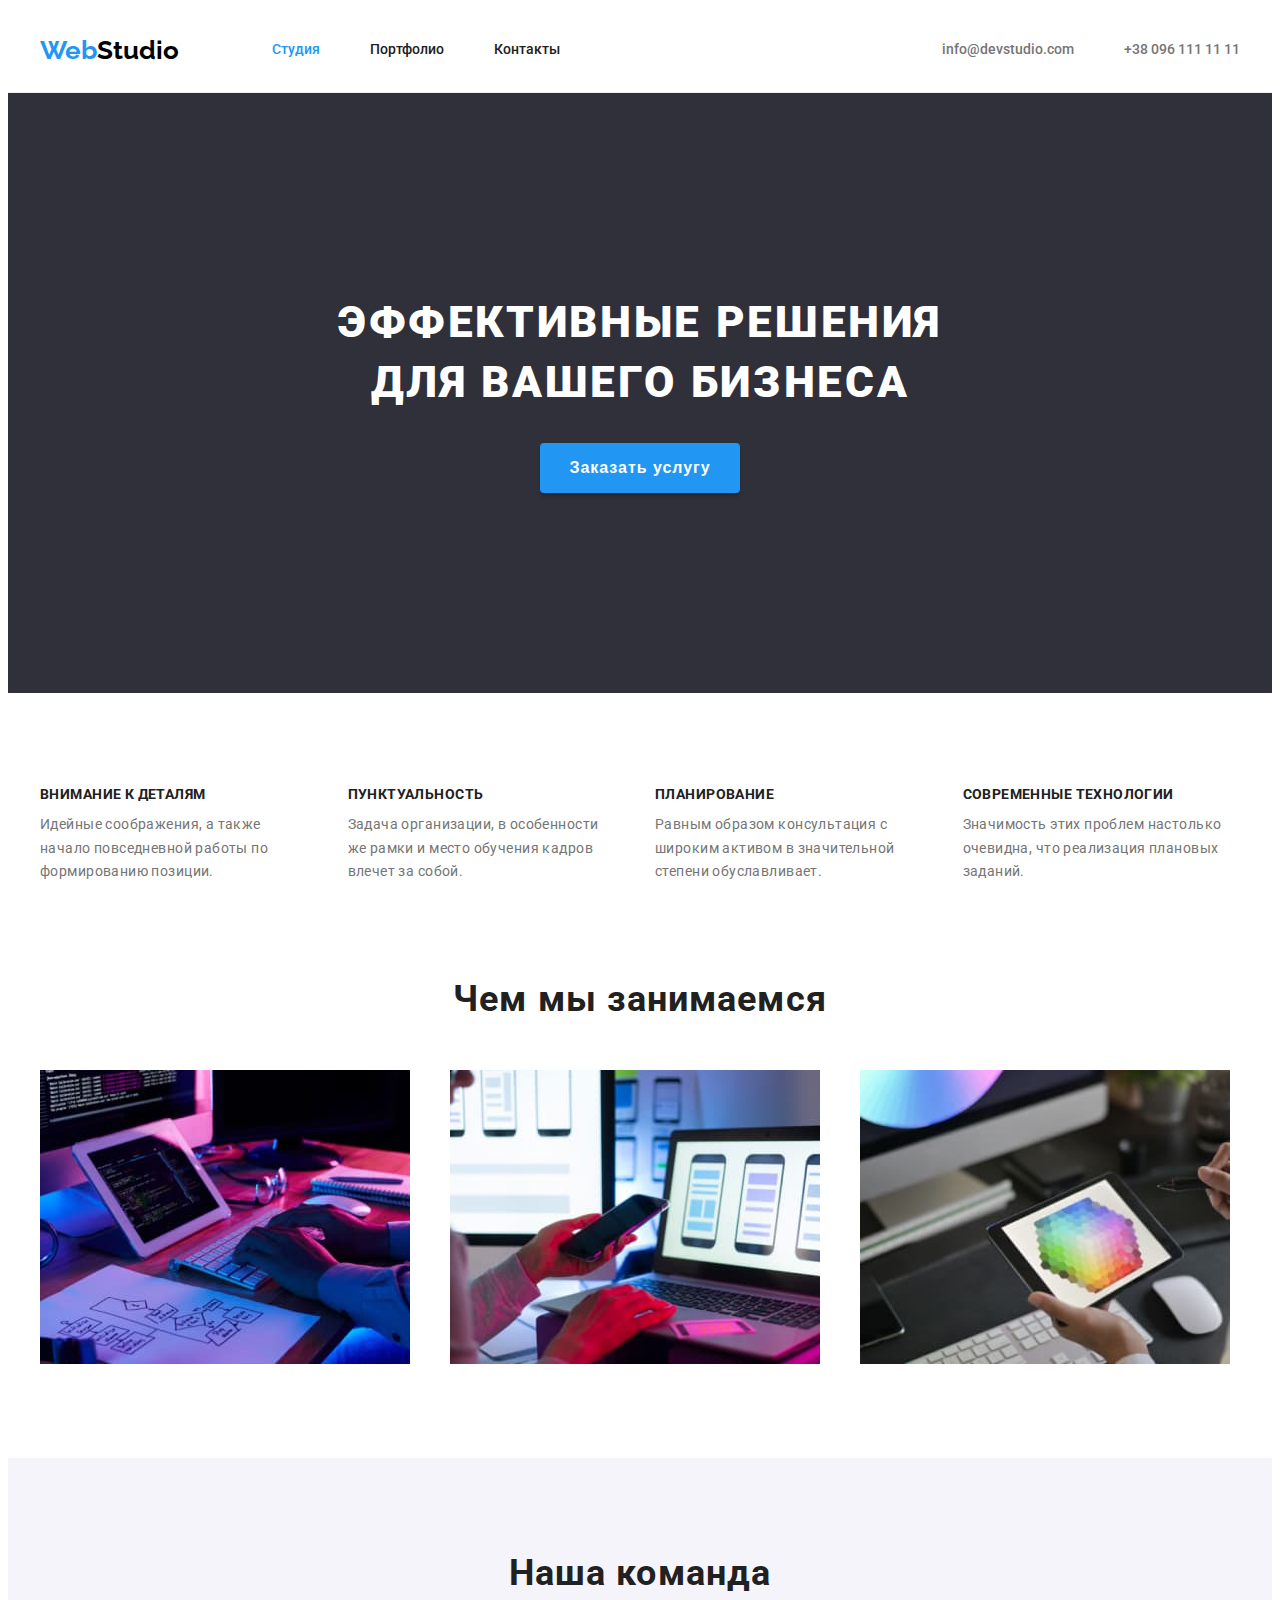
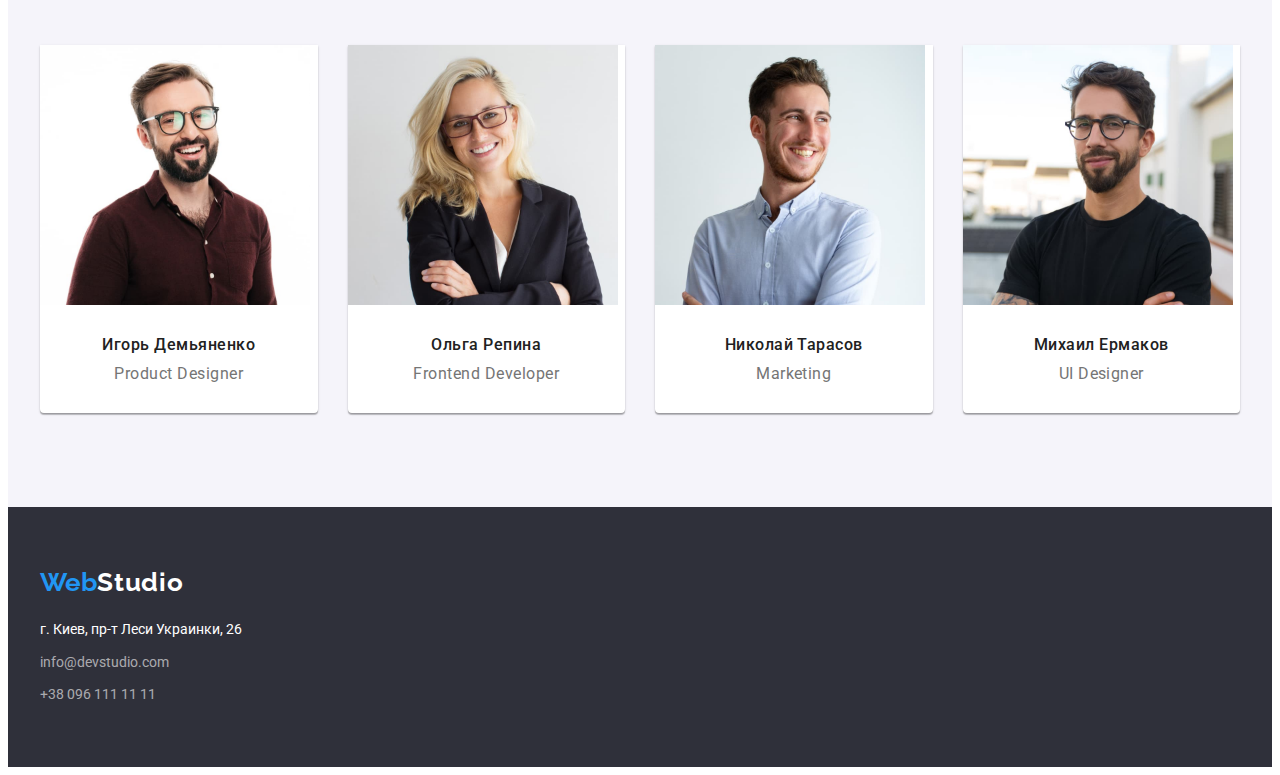
<file: index.html>
<!DOCTYPE html>
<html lang="ru">
  <head>
    <meta charset="UTF-8" />
    <meta http-equiv="X-UA-Compatible" content="IE=edge" />
    <meta name="viewport" content="width=device-width, initial-scale=1.0" />
    <link rel="preconnect" href="https://fonts.googleapis.com" />
    <link rel="preconnect" href="https://fonts.gstatic.com" crossorigin />
    <link
      href="https://fonts.googleapis.com/css2?family=Raleway:wght@700&family=Roboto:wght@400;500;700;900&display=swap"
      rel="stylesheet"
    />
    <title>WebStudio</title>
    <link
      rel="stylesheet"
      href="https://cdnjs.cloudflare.com/ajax/libs/modern-normalize/1.1.0/modern-normalize.min.css"
      integrity="sha512-wpPYUAdjBVSE4KJnH1VR1HeZfpl1ub8YT/NKx4PuQ5NmX2tKuGu6U/JRp5y+Y8XG2tV+wKQpNHVUX03MfMFn9Q=="
      crossorigin="anonymous"
      referrerpolicy="no-referrer"
    />
    <link rel="stylesheet" href="./css/styles.css" />
  </head>

  <body>
    <header class="header">
      <div class="container">
        <nav class="header-nav">
          <a class="head-logo link" href="./">Web<span class="header-logo">Studio</span></a>
          <ul class="header-list list">
            <li class="header-item"><a class="header-nav-item link current" href="./">Студия</a></li>
            <li class="header-item"><a class="header-nav-item link" href="./portfolio.html">Портфолио</a></li>
            <li class="header-item"><a class="header-nav-item link" href="">Контакты</a></li>
          </ul>
        </nav>

        <ul class="header-list list">
          <li class="header-mail">
            <a class="header-contact link" href="mailto:info@devstudio.com">info@devstudio.com</a>
          </li>
          <li class="header-phone">
            <a class="header-contact link" href="tel:+380961111111">+38 096 111 11 11</a>
          </li>
        </ul>
      </div>
    </header>

    <main>
      <section class="hero">
        <div class="container">
          <h1 class="hero-title">Эффективные решения для вашего бизнеса</h1>
          <button class="hero-button" type="button">Заказать услугу</button>
        </div>
      </section>

      <section class="section benefits">
        <div class="container">
          <h2 class="visually-hidden">Преимущества</h2>
          <ul class="behefits-list list">
            <li class="benefits-item">
              <h3 class="benefits-item-title">Внимание к деталям</h3>
              <p class="benefits-text">
                Идейные соображения, а также начало повседневной работы по формированию позиции.
              </p>
            </li>
            <li class="benefits-item">
              <h3 class="benefits-item-title">Пунктуальность</h3>
              <p class="benefits-text">
                Задача организации, в особенности же рамки и место обучения кадров влечет за собой.
              </p>
            </li>
            <li class="benefits-item">
              <h3 class="benefits-item-title">Планирование</h3>
              <p class="benefits-text">
                Равным образом консультация с широким активом в значительной степени обуславливает.
              </p>
            </li>
            <li class="benefits-item">
              <h3 class="benefits-item-title">Современные технологии</h3>
              <p class="benefits-text">Значимость этих проблем настолько очевидна, что реализация плановых заданий.</p>
            </li>
          </ul>
        </div>
      </section>

      <section class="section work">
        <div class="container">
          <h2 class="work-title">Чем мы занимаемся</h2>
          <ul class="work-list list">
            <li class="work-item">
              <img src="./images/studio/development.jpg" alt="Разработка" width="370" height="294" />
            </li>
            <li class="work-item">
              <img
                src="./images/studio/ui-design.jpg"
                alt="Дизайн пользовательского интерфейса"
                width="370"
                height="294"
              />
            </li>
            <li class="work-item"><img src="./images/studio/design.jpg" alt="Дизайн" width="370" height="294" /></li>
          </ul>
        </div>
      </section>

      <section class="section team">
        <div class="container">
          <h2 class="team-main-title">Наша команда</h2>
          <ul class="team-list list">
            <li class="team-item">
              <img
                class="team-img"
                src="./images/studio/product-designer.jpg"
                alt="Дизайнер подукта"
                width="270"
                height="260"
              />
              <div class="team-info">
                <h3 class="team-title">Игорь Демьяненко</h3>
                <p class="team-text" lang="en">Product Designer</p>
              </div>
            </li>
            <li class="team-item">
              <img
                class="team-img"
                src="./images/studio/frontend-developer.jpg"
                alt="Фронтенд разработчик"
                width="270"
                height="260"
              />
              <div class="team-info">
                <h3 class="team-title">Ольга Репина</h3>
                <p class="team-text" lang="en">Frontend Developer</p>
              </div>
            </li>
            <li class="team-item">
              <img class="team-img" src="./images/studio/marketer.jpg" alt="Маркетолог" width="270" height="260" />
              <div class="team-info">
                <h3 class="team-title">Николай Тарасов</h3>
                <p class="team-text" lang="en">Marketing</p>
              </div>
            </li>
            <li class="team-item">
              <img
                class="team-img"
                src="./images/studio/ui-designer.jpg"
                alt="Дизайнер пользовательского интерфейса"
                width="270"
                height="260"
              />
              <div class="team-info">
                <h3 class="team-title">Михаил Ермаков</h3>
                <p class="team-text" lang="en">UI Designer</p>
              </div>
            </li>
          </ul>
        </div>
      </section>
    </main>

    <footer class="footer">
      <div class="container">
        <a class="foot-logo link" href="./">Web<span class="footer-logo">Studio</span></a>
        <address class="address">г. Киев, пр-т Леси Украинки, 26</address>
        <ul class="footer-list list">
          <li class="footer-item">
            <a class="footer-contact link" href="mailto:info@devstudio.com">info@devstudio.com</a>
          </li>
          <li class="footer-item"><a class="footer-contact link" href="tel:+380961111111">+38 096 111 11 11</a></li>
        </ul>
      </div>
    </footer>
  </body>
</html>
</file>
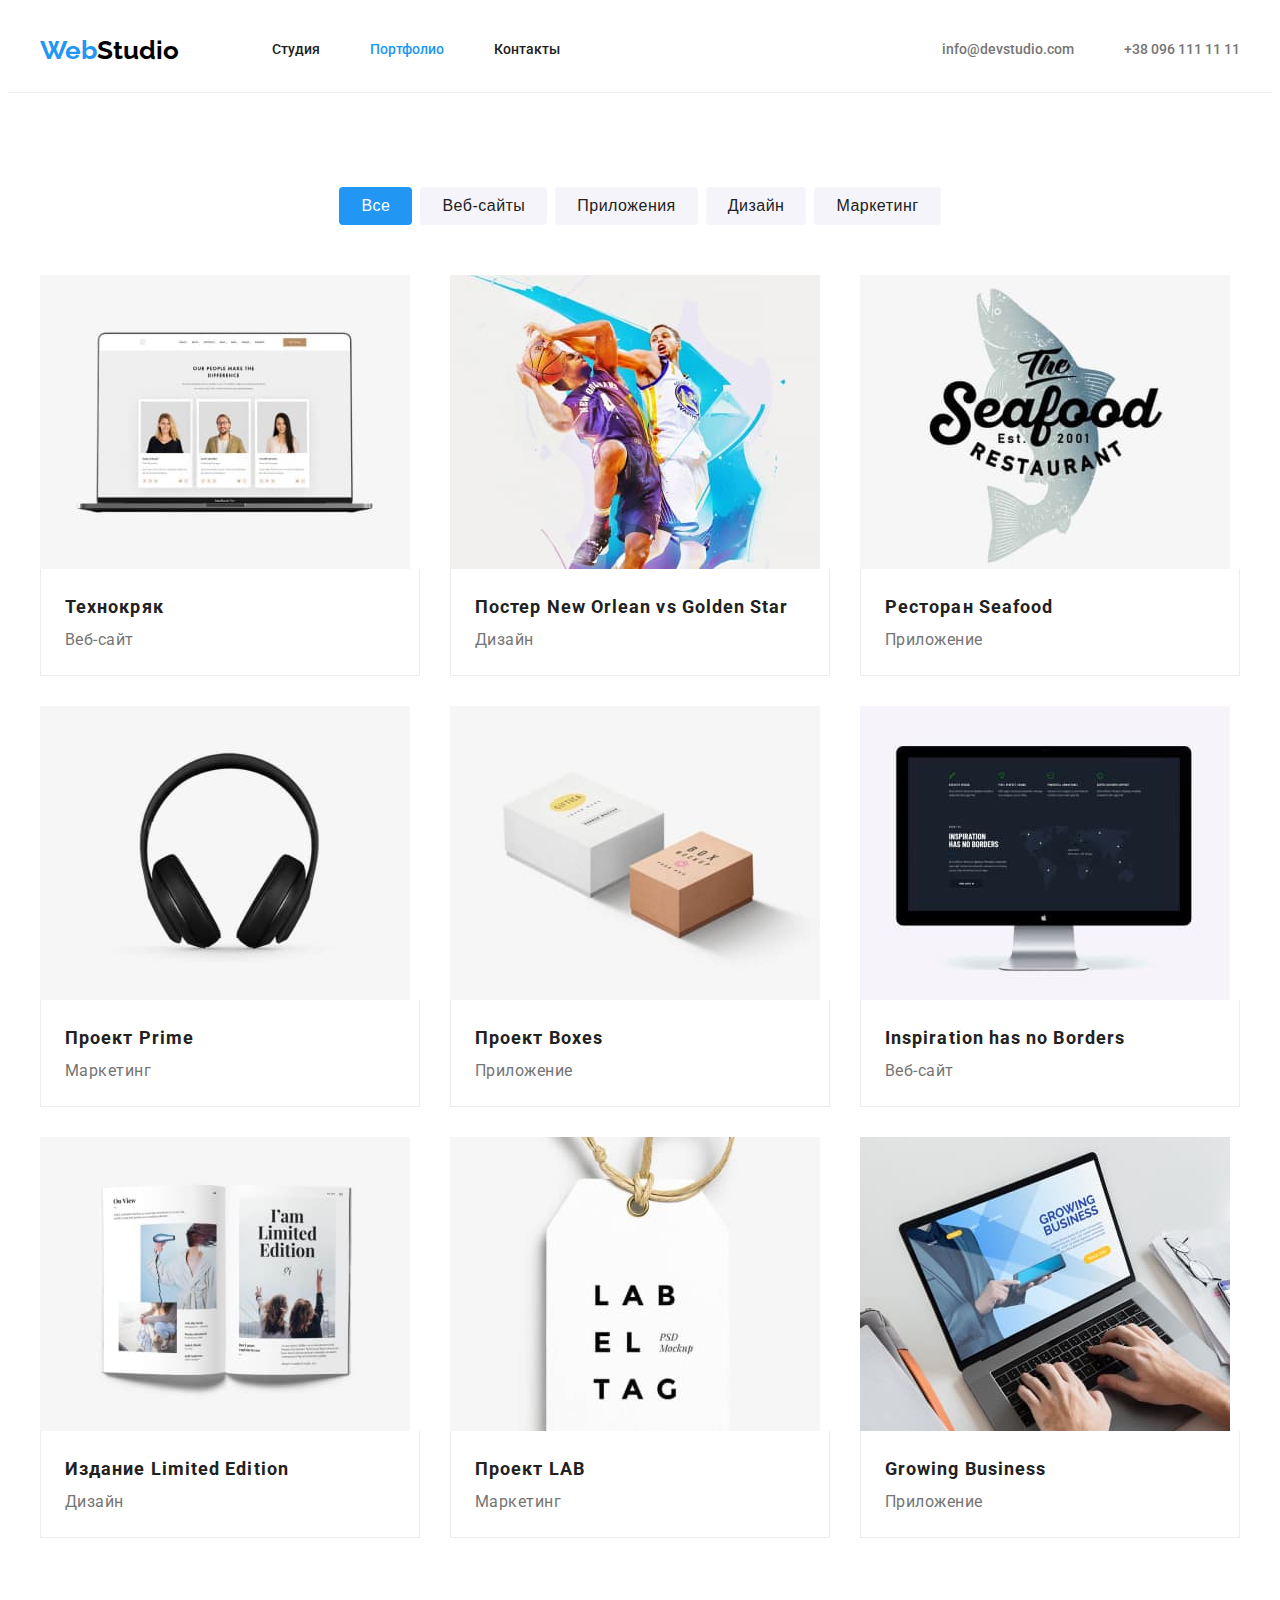
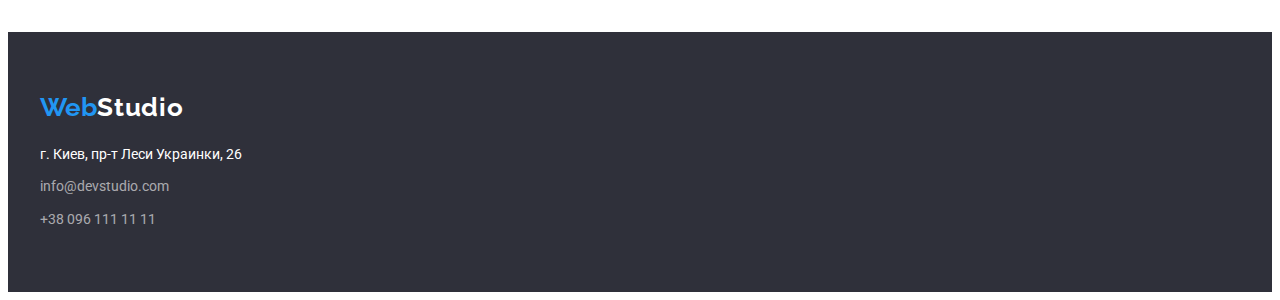
<file: portfolio.html>
<!DOCTYPE html>
<html lang="ru">
  <head>
    <meta charset="UTF-8" />
    <meta http-equiv="X-UA-Compatible" content="IE=edge" />
    <meta name="viewport" content="width=device-width, initial-scale=1.0" />
    <link rel="preconnect" href="https://fonts.googleapis.com" />
    <link rel="preconnect" href="https://fonts.gstatic.com" crossorigin />
    <link
      href="https://fonts.googleapis.com/css2?family=Raleway:wght@700&family=Roboto:wght@400;500;700;900&display=swap"
      rel="stylesheet"
    />
    <title>Portfolio</title>
    <link
      rel="stylesheet"
      href="https://cdnjs.cloudflare.com/ajax/libs/modern-normalize/1.1.0/modern-normalize.min.css"
      integrity="sha512-wpPYUAdjBVSE4KJnH1VR1HeZfpl1ub8YT/NKx4PuQ5NmX2tKuGu6U/JRp5y+Y8XG2tV+wKQpNHVUX03MfMFn9Q=="
      crossorigin="anonymous"
      referrerpolicy="no-referrer"
    />
    <link rel="stylesheet" href="./css/styles.css" />
  </head>

  <body>
    <header class="header">
      <div class="container">
        <nav class="header-nav">
          <a class="head-logo logo link" href="./">Web<span class="header-logo">Studio</span></a>
          <ul class="header-list list">
            <li class="header-item"><a class="header-nav-item link" href="./">Студия</a></li>
            <li class="header-item"><a class="header-nav-item link current" href="./portfolio.html">Портфолио</a></li>
            <li class="header-item"><a class="header-nav-item link" href="">Контакты</a></li>
          </ul>
        </nav>

        <ul class="header-list list">
          <li class="header-mail">
            <a class="header-contact link" href="mailto:info@devstudio.com">info@devstudio.com</a>
          </li>
          <li class="header-phone"><a class="header-contact link" href="tel:+380961111111">+38 096 111 11 11</a></li>
        </ul>
      </div>
    </header>

    <main>
      <section class="section">
        <div class="container">
          <h1 class="visually-hidden">Портфолио</h1>
          <ul class="portfolio-buttons list">
            <li class="portfolio-button-item">
              <button class="portfolio-button portfolio-current" type="button">Все</button>
            </li>
            <li class="portfolio-button-item"><button class="portfolio-button" type="button">Веб-сайты</button></li>
            <li class="portfolio-button-item"><button class="portfolio-button" type="button">Приложения</button></li>
            <li class="portfolio-button-item"><button class="portfolio-button" type="button">Дизайн</button></li>
            <li class="portfolio-button-item"><button class="portfolio-button" type="button">Маркетинг</button></li>
          </ul>

          <ul class="portfolio-list list">
            <li class="portfolio-item">
              <a class="link" href="">
                <img src="./images/portfolio/technocrack.jpg" alt="Сайт технокряк" width="370" height="294" />
                <div class="portfolio-info">
                  <h2 class="portfolio-title">Технокряк</h2>
                  <p class="portfolio-text">Веб-сайт</p>
                </div>
              </a>
            </li>
            <li class="portfolio-item">
              <a class="link" href="">
                <img src="./images/portfolio/poster.jpg" alt="Постер баскетбольного матча" width="370" height="294" />
                <div class="portfolio-info">
                  <h2 class="portfolio-title">Постер New Orlean vs Golden Star</h2>
                  <p class="portfolio-text">Дизайн</p>
                </div>
              </a>
            </li>
            <li class="portfolio-item">
              <a class="link" href="">
                <img src="./images/portfolio/restaurant.jpg" alt="Лого ресторана" width="370" height="294" />
                <div class="portfolio-info">
                  <h2 class="portfolio-title">Ресторан Seafood</h2>
                  <p class="portfolio-text">Приложение</p>
                </div>
              </a>
            </li>
            <li class="portfolio-item">
              <a class="link" href="">
                <img src="./images/portfolio/project-prime.jpg" alt="Наушники" width="370" height="294" />
                <div class="portfolio-info">
                  <h2 class="portfolio-title">Проект Prime</h2>
                  <p class="portfolio-text">Маркетинг</p>
                </div>
              </a>
            </li>
            <li class="portfolio-item">
              <a class="link" href="">
                <img src="./images/portfolio/project-boxes.jpg" alt="Коробки" width="370" height="294" />
                <div class="portfolio-info">
                  <h2 class="portfolio-title">Проект Boxes</h2>
                  <p class="portfolio-text">Приложение</p>
                </div>
              </a>
            </li>
            <li class="portfolio-item">
              <a class="link" href="">
                <img src="./images/portfolio/inspiration.jpg" alt="Сайт вдохновение" width="370" height="294" />
                <div class="portfolio-info">
                  <h2 class="portfolio-title" lang="en">Inspiration has no Borders</h2>
                  <p class="portfolio-text">Веб-сайт</p>
                </div>
              </a>
            </li>
            <li class="portfolio-item">
              <a class="link" href="">
                <img src="./images/portfolio/magazine.jpg" alt="Статья в журнале" width="370" height="294" />
                <div class="portfolio-info">
                  <h2 class="portfolio-title">Издание Limited Edition</h2>
                  <p class="portfolio-text">Дизайн</p>
                </div>
              </a>
            </li>
            <li class="portfolio-item">
              <a class="link" href="">
                <img src="./images/portfolio/project-lab.jpg" alt="Маркетинговый проект" width="370" height="294" />
                <div class="portfolio-info">
                  <h2 class="portfolio-title">Проект LAB</h2>
                  <p class="portfolio-text">Маркетинг</p>
                </div>
              </a>
            </li>
            <li class="portfolio-item">
              <a class="link" href="">
                <img
                  src="./images/portfolio/application.jpg"
                  alt="Приложение растущий бизнес"
                  width="370"
                  height="294"
                />
                <div class="portfolio-info">
                  <h2 class="portfolio-title" lang="en">Growing Business</h2>
                  <p class="portfolio-text">Приложение</p>
                </div>
              </a>
            </li>
          </ul>
        </div>
      </section>
    </main>

    <footer class="footer">
      <div class="container">
        <a class="foot-logo logo link" href="./">Web<span class="footer-logo">Studio</span></a>
        <address class="address">г. Киев, пр-т Леси Украинки, 26</address>
        <ul class="footer-list list">
          <li class="footer-item">
            <a class="footer-contact link" href="mailto:info@devstudio.com">info@devstudio.com</a>
          </li>
          <li class="footer-item"><a class="footer-contact link" href="tel:+380961111111">+38 096 111 11 11</a></li>
        </ul>
      </div>
    </footer>
  </body>
</html>
</file>
<file: css/styles.css>
:root {
    --main-color: #212121;
    --second-color: #757575;
    --accent-color: #2196F3;
    --white-color: #FFFFFF;
    --main-title-color: #FFFFFF;

    --item: 3;
    --space: 30px
}

p, h1, h2, h3, h4, h5, h6{
    margin: 0;
}

ul{
    margin: 0;
    padding-left: 0;
    padding: 0;
}

img{
    display: block;
    max-width: 100%;
    height: auto;
}

body{
    font-family: 'Roboto', sans-serif;
    
    color: var(--main-color);
    background-color: var(--white-color);
}

.list{
    list-style: none;
}

.link{
    text-decoration: none;
    display: block;
}

.container{
    width: 1200px;
    margin: 0 auto;
    padding-left: 15px;
    padding-right: 15px;
}

.visually-hidden {
    padding: 0;

    position: absolute;
    width: 1px;
    height: 1px;
    margin: -1px;
    border: 0; 
    white-space: nowrap;

    clip-path: inset(100%);
    clip: rect(0 0 0 0);
    overflow: hidden;
}

.section{
    padding-top: 94px;
    padding-bottom: 94px;
}

/* ----------Header----------*/

.header{
    border-bottom: 1px solid #ECECEC;
    padding-top: 24px;
    padding-bottom: 24px;
}

.head-logo, 
.foot-logo{
    font-family: 'Raleway';
    font-weight: 700;
    font-size: 26px;
    line-height: 1.19;

    color: var(--accent-color);
}
.header-logo{
    color: #000000;
}

.header-nav-item{
    padding-top: 10px;
    padding-bottom: 10px;

    font-weight: 500;
    font-size: 14px;
    line-height: 1.14;

    color: var(--main-color);
}

.header-nav-item:hover,
.header-nav-item:focus {
    color: var(--accent-color);
}

.header-item:not(:last-child){
    margin-right: 50px;
}

.header-list{
    display: flex;
    margin-left: auto;
}

.header-nav{
    display: flex;
    align-items: center;
}

.head-logo{
    margin-right: 93px;
}


.header-phone{
    margin-left: 50px;
}

.header .container{
    display: flex;
    align-items: center;
}

.header-contact{
    padding-top: 10px;
    padding-bottom: 10px;

    font-weight: 500;
    font-size: 14px;
    line-height: 1.14;

    color: var(--second-color);
    
}
.header-contact:hover,
.header-contact:focus {
    color: var(--accent-color);
}

.current{
    color: var(--accent-color);
}


/* ---------Footer----------*/

.footer {
    background-color: #2F303A;
    padding-top: 60px;
    padding-bottom: 60px;
}

.footer-logo{
    font-family: 'Raleway';
    font-weight: 700;
    font-size: 26px;
    line-height: 1.19;
    letter-spacing: 0.03em;
    
    color: var(--white-color);
}

.address{
    margin-top: 20px;

    font-style: normal;
    font-size: 14px;
    line-height: 1.71;

    color: var(--white-color);
    
}

.footer-contact{
    font-size: 14px;
    line-height: 1.71;

    color: rgba(255, 255, 255, 0.6);
}
.footer-contact:hover,
.footer-contact:focus {
    color: var(--accent-color);
}

.footer-list{
    margin-top: 9px;
}

.footer-item:not(:first-child){
    margin-top: 9px;
}



/* ----------Hero----------*/

.hero {
    background-color: #2F303A;
    padding-top: 200px;
    padding-bottom: 200px;
}

.hero-title{
    margin: 0 auto;
    margin-bottom: 30px;

    font-weight: 900;
    font-size: 44px;
    line-height: 1.36;

    text-align: center;
    letter-spacing: 0.06em;
    text-transform: uppercase;
    color: var(--main-title-color);
    max-width: 696px;
    
}

.hero-button{
    display: block;
    margin: 0 auto;

    font-weight: 700;
    font-size: 16px;
    line-height: 1.87;
    letter-spacing: 0.06em;

    color: var(--white-color);
    background-color: var(--accent-color);
    box-shadow: 0px 4px 4px rgba(0, 0, 0, 0.15);
    border-radius: 4px;
    cursor: pointer;
    border: none;
    min-width: 200px;
    min-height: 50px;
    
}

.hero-button:hover,
.hero-button:focus{
    background-color: #188CE8;
}


/* ----------Benefits----------- */

.benefits{
    padding-bottom: 47px;
}

.behefits-list{
    display: flex;
    margin: calc(-1 * var(--space) / 2);
}

.benefits-item{
    --item: 4;
    flex-basis: calc(100% / var(--item) - var(--space));
    margin: calc(var(--space) / 2);
}


.benefits-item-title{
    margin-bottom: 10px;

    font-weight: 700;
    font-size: 14px;
    line-height: 1.14;
    letter-spacing: 0.03em;
    text-transform: uppercase;

    color: var(--main-color);
    
}

.benefits-text{
    font-size: 14px;
    line-height: 1.71;
    letter-spacing: 0.03em;

    color: var(--second-color);
    width: 270px;
}


/* ----------Work----------- */

.work{
    padding-top: 47px;
}

.work-list{
    display: flex;
    margin: calc(-1 * var(--space) / 2);
}

.work-item{
    flex-basis: calc(100% / var(--item) - var(--space));
    margin: calc(var(--space) / 2);
}

.work-title{
    margin-bottom: 50px;

    font-weight: 700;
    font-size: 36px;
    line-height: 1.17;
    text-align: center;
    letter-spacing: 0.03em;

    color: var(--main-color);
    
}

/* ----------Team----------- */

.team{
    background-color: #F5F4FA;
}

.team-list{
    display: flex;
    margin: calc(-1 * var(--space) / 2);
}

.team-item{
    --item: 4;
    flex-basis: calc(100% / var(--item) - var(--space));
    margin: calc(var(--space) / 2);

    background-color: #FFFFFF;
    box-shadow: 0px 1px 3px rgba(0, 0, 0, 0.12), 0px 1px 1px rgba(0, 0, 0, 0.14), 0px 2px 1px rgba(0, 0, 0, 0.2);
    border-radius: 0px 0px 4px 4px;
}

.team-main-title{
    margin-bottom: 50px;

    font-weight: 700;
    font-size: 36px;
    line-height: 1.17;
    text-align: center;
    letter-spacing: 0.03em;

    color: var(--main-color);
    
}


.team-title{
    margin-bottom: 10px;

    font-weight: 500;
    font-size: 16px;
    line-height: 1.19;
    letter-spacing: 0.03em;

    color: var(--main-color);
    
}

.team-text{
    font-size: 16px;
    line-height: 1.19;
    letter-spacing: 0.03em;

    color: var(--second-color);
}

.team-info{
    padding-top: 30px;
    text-align: center;
    padding-bottom: 30px;
    padding-left: 10px;
    padding-right: 10px;
}

/* ----------Portfolio----------- */

.portfolio{
    padding-top: 97px;
    padding-bottom: 91px;
}

.portfolio-buttons{
    display: flex;
    justify-content: center;
    margin-bottom: 50px;
}

.portfolio-button{
    padding: 6px 22px 6px 22px;

    background-color: #F5F4FA;
    border-radius: 4px;
    font-weight: 500;
    font-size: 16px;
    line-height: 1.62;
    letter-spacing: 0.03em;

    color: var(--main-color);
    border: none;
    
}

.portfolio-button-item:not(:last-child) {
    margin-right: 8px;
}

.portfolio-button:hover, 
.portfolio-button:focus{
    box-shadow: 0px 3px 1px rgba(0, 0, 0, 0.1), 0px 1px 2px rgba(0, 0, 0, 0.08), 0px 2px 2px rgba(0, 0, 0, 0.12);
    background-color: var(--accent-color);
    color: var(--white-color);
    cursor: pointer;
}

.portfolio-current{
    background-color: var(--accent-color);
    color: var(--white-color);
}

.portfolio-info{
    padding: 20px 24px;

    border-bottom: 1px solid #ECECEC;
    border-left: 1px solid #ECECEC;
    border-right: 1px solid #ECECEC;
}

.portfolio-list{
    display: flex;
    flex-wrap: wrap;
    margin: calc(-1 * var(--space) / 2);
}

.portfolio-item{
    flex-basis: calc(100% / var(--item) - var(--space));
    margin: calc(var(--space) / 2);
}

.portfolio-title{
    font-weight: 700;
    font-size: 18px;
    line-height: 2.0;
    letter-spacing: 0.06em;

    color: var(--main-color);
}

.portfolio-text{
    font-size: 16px;
    line-height: 1.87;
    letter-spacing: 0.03em;

    color: var(--second-color);
}
</file>
